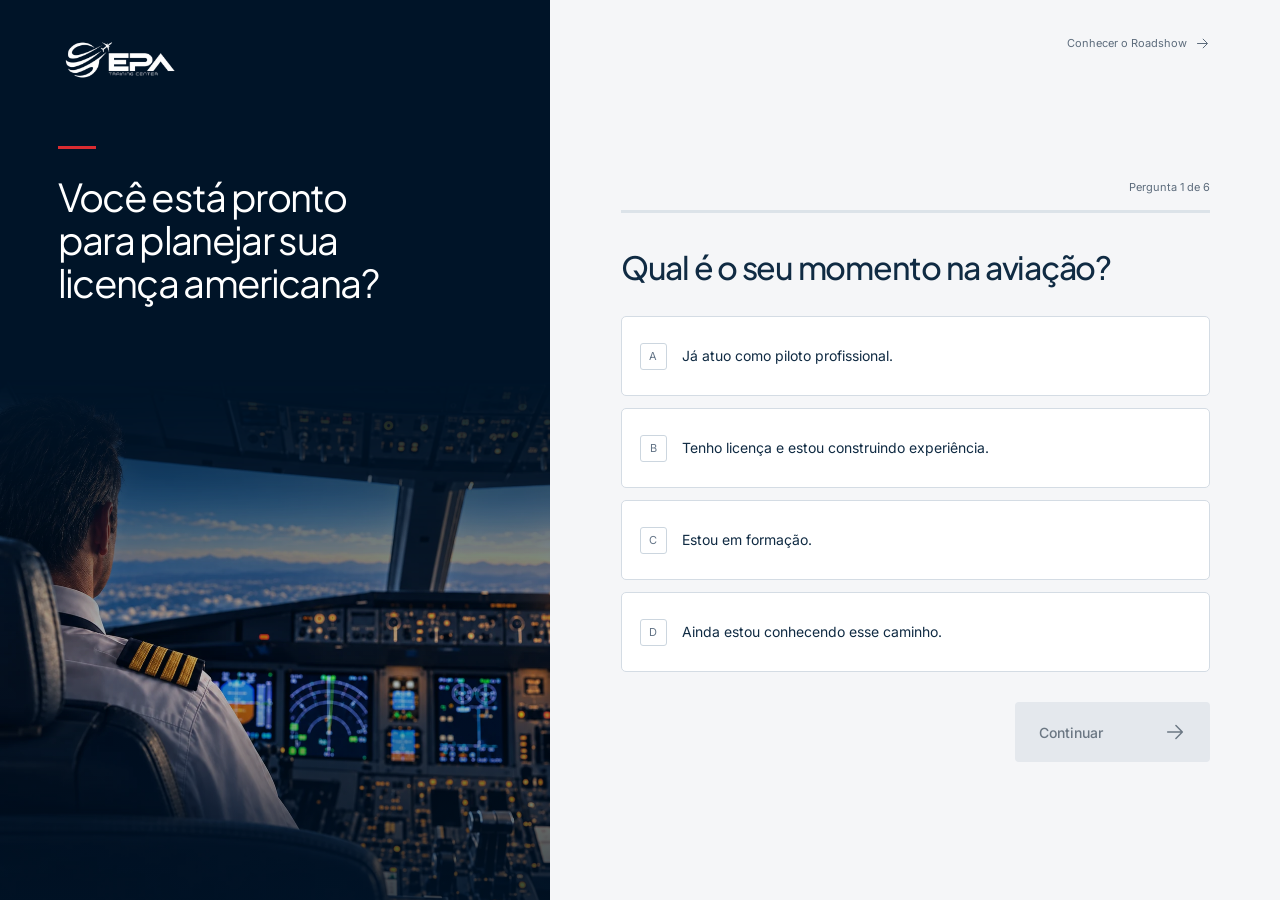
<file: index.html>
<!doctype html>
<html lang="pt-BR">
<head>
  <meta charset="utf-8">
  <meta name="viewport" content="width=device-width, initial-scale=1">
  <meta name="theme-color" content="#001428">
  <title>Planeje sua licença americana | Quiz EPA</title>
  <meta name="description" content="Responda a seis perguntas e descubra o que organizar no seu planejamento para o ATP da FAA. Um quiz da EPA para o Roadshow Pan Am.">
  <meta property="og:title" content="Você está pronto para planejar sua licença americana?">
  <meta property="og:description" content="Seis perguntas para entender seu momento e organizar seu próximo passo.">
  <meta property="og:type" content="website">
  <link rel="icon" href="epa-logo.svg" type="image/svg+xml">
  <link rel="stylesheet" href="quiz.css?v=2">
  <script type="module" src="quiz.js?v=2"></script>
</head>
<body>
  <svg class="symbols" xmlns="http://www.w3.org/2000/svg" aria-hidden="true"><defs>
    <symbol id="arrow" viewBox="0 0 24 24"><path d="M4 12h15M13 5l7 7-7 7"/></symbol>
    <symbol id="check" viewBox="0 0 24 24"><path d="m5 12 4 4 10-10"/></symbol>
    <symbol id="compass" viewBox="0 0 32 32"><circle cx="16" cy="16" r="13"/><path d="m22 10-4 8-8 4 4-8 8-4Z"/></symbol>
  </defs></svg>
  <a class="skip-link" href="#experience">Ir para o quiz</a>
  <div class="quiz-layout">
    <aside class="brand-panel" aria-labelledby="quiz-headline">
      <img class="brand-photo" src="cockpit.webp" alt="" width="1092" height="1441">
      <a href="roadshow.html" class="brand-link" aria-label="EPA Training Center — página do Roadshow"><img src="epa-logo-white-preview.png" alt="EPA Training Center" width="380" height="150"></a>
      <div class="brand-copy">
        <span class="red-line" aria-hidden="true"></span>
        <h1 id="quiz-headline">Você está pronto para planejar sua licença americana?</h1>
      </div>
    </aside>
    <main id="experience" class="experience" tabindex="-1">
      <div class="experience-top"><a href="roadshow.html">Conhecer o Roadshow <svg class="icon" aria-hidden="true"><use href="#arrow"/></svg></a></div>
      <div id="quiz-root" class="quiz-root"><noscript><p>Ative o JavaScript para responder ao quiz.</p></noscript></div>
    </main>
  </div>
</body>
</html>
</file>
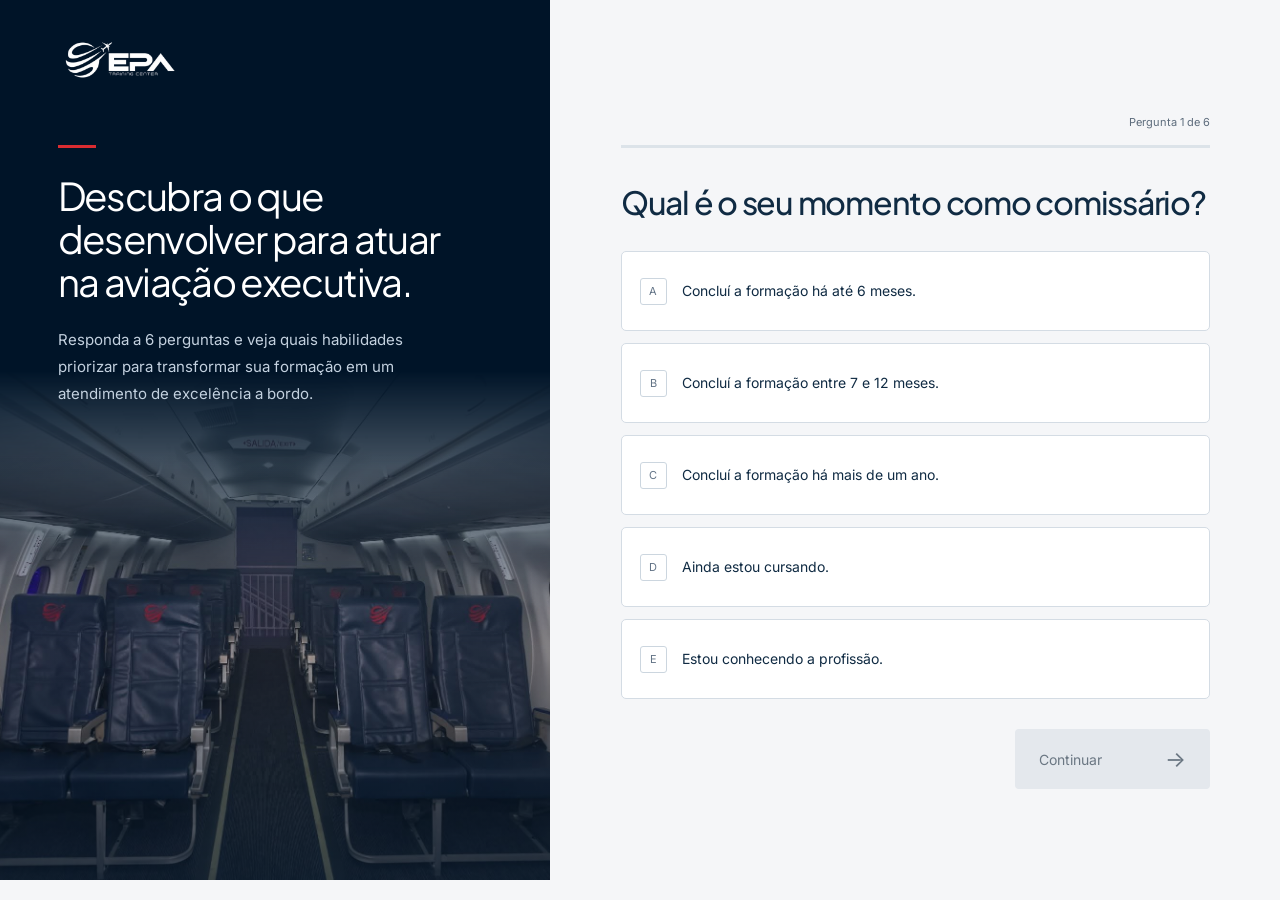
<file: comissarios/index.html>
<!doctype html>
<html lang="pt-BR">
<head>
<meta charset="utf-8">
<meta name="viewport" content="width=device-width, initial-scale=1">
<meta name="theme-color" content="#001428">
<meta name="robots" content="noindex,nofollow">
<title>Quiz EPA · Comissários</title>
<meta name="description" content="Descubra o que desenvolver para atuar na aviação executiva. Responda a seis perguntas no quiz da EPA.">
<link rel="icon" href="../epa-logo.png">
<style>html,body{margin:0;padding:0;background:#f5f6f8}.cursor-interaction{cursor:pointer}button:disabled{cursor:not-allowed}button:focus-visible,a:focus-visible,input:focus-visible{outline:3px solid #4386c3;outline-offset:4px}</style>
</head>
<body>
<div id="epa-quiz-preview">
  <style>
    @font-face{font-family:EpaJakarta;src:url('../jakarta-400.ttf') format('truetype');font-weight:400;font-display:swap}
    @font-face{font-family:EpaJakarta;src:url('../jakarta-500.ttf') format('truetype');font-weight:500;font-display:swap}
    @font-face{font-family:EpaInter;src:url('../inter-400.ttf') format('truetype');font-weight:400 500;font-display:swap}
    #epa-quiz-preview{--epa-navy:#001428;--epa-ink:#102b43;--epa-red:#b60000;--epa-paper:#f5f6f8;--epa-muted:#5d6c7c;--epa-line:#d9e0e7;background:var(--epa-paper);color:var(--epa-ink);font:400 14px/1.65 EpaInter,Arial,sans-serif;-webkit-font-smoothing:antialiased;color-scheme:light}
    #epa-quiz-preview *{box-sizing:border-box}
    #epa-quiz-preview h1,#epa-quiz-preview h2,#epa-quiz-preview h3,#epa-quiz-preview p{margin:0}
    #epa-quiz-preview button,#epa-quiz-preview input{font:inherit}
    #epa-quiz-preview .epa-layout{display:grid;grid-template-columns:minmax(0,43%) minmax(0,57%);min-height:880px}
    #epa-quiz-preview .epa-brand{position:relative;isolation:isolate;overflow:hidden;background:var(--epa-navy);color:#fff;padding:38px clamp(36px,4.5vw,80px);min-height:880px}
    #epa-quiz-preview .epa-logo{width:150px;height:auto;display:block;margin-left:-13px}
    #epa-quiz-preview .epa-photo{position:absolute;z-index:-2;bottom:0;left:0;width:100%;height:58%;object-fit:cover;object-position:48% 50%;opacity:.82;mask-image:linear-gradient(transparent 0%,#000 55%)}
    #epa-quiz-preview .epa-brand:after{content:'';position:absolute;inset:0;z-index:-1;background:linear-gradient(180deg,transparent 50%,#00142820 75%,#001428a6 100%);pointer-events:none}
    #epa-quiz-preview .epa-brand-copy{margin-top:62px;max-width:470px}
    #epa-quiz-preview .epa-red-line{display:block;width:38px;height:3px;background:#da2c31;margin-bottom:26px}
    #epa-quiz-preview .epa-brand h1{font:400 clamp(34px,3vw,47px)/1.12 EpaJakarta,Arial,sans-serif;letter-spacing:-1.65px;text-wrap:balance;color:#ffffff!important;-webkit-text-fill-color:#ffffff}
    #epa-quiz-preview .epa-brand-copy p{font-size:15px;line-height:1.8;color:#c3d1df;max-width:370px;margin-top:23px}
    #epa-quiz-preview .epa-main{min-width:0;display:flex;align-items:center;padding:34px clamp(28px,5.5vw,100px) 24px}
    #epa-quiz-preview .epa-stage{width:100%;max-width:620px;margin:auto;padding:58px 0 46px}
    #epa-quiz-preview .epa-counter{display:flex;justify-content:flex-end;font-size:11px;color:var(--epa-muted);margin-bottom:14px}
    #epa-quiz-preview .epa-progress{height:3px;background:#dce3e9;margin-bottom:35px}
    #epa-quiz-preview .epa-progress span{display:block;height:100%;background:var(--epa-red);transition:width .2s}
    #epa-quiz-preview h2{font:500 32px/1.2 EpaJakarta,Arial,sans-serif;letter-spacing:-1.25px;text-wrap:balance;margin-bottom:30px;color:var(--epa-ink);-webkit-text-fill-color:var(--epa-ink)}
    #epa-quiz-preview fieldset{padding:0;border:0;margin:0;display:flex;flex-direction:column;gap:12px;min-width:0}
    #epa-quiz-preview .epa-option{position:relative;display:flex;align-items:center;gap:15px;padding:20px 18px;min-height:80px;border:1px solid #d4dce4;background:#fff;border-radius:5px;transition:border-color .15s,background .15s}
    #epa-quiz-preview .epa-option:hover{border-color:#8eabc5;background:#f9fbfd}
    #epa-quiz-preview .epa-option input{position:absolute;opacity:0;inset:0;width:100%;height:100%;margin:0}
    #epa-quiz-preview .epa-letter{width:27px;height:27px;flex:none;border:1px solid #ccd6df;display:grid;place-items:center;font-size:11px;border-radius:3px;color:#627386}
    #epa-quiz-preview .epa-option-text{font-size:14px;line-height:1.6}
    #epa-quiz-preview .epa-check{margin-left:auto;color:var(--epa-red);opacity:0;font-size:18px}
    #epa-quiz-preview .epa-option:has(input:checked){border-color:var(--epa-red);background:#fffafa;box-shadow:0 0 0 1px var(--epa-red)}
    #epa-quiz-preview .epa-option:has(input:checked) .epa-letter{background:var(--epa-red);border-color:var(--epa-red);color:#fff}
    #epa-quiz-preview .epa-option:has(input:checked) .epa-check{opacity:1}
    #epa-quiz-preview .epa-option:has(input:focus-visible){outline:3px solid #4386c3;outline-offset:3px}
    #epa-quiz-preview .epa-nav{display:flex;align-items:center;justify-content:space-between;gap:20px;margin-top:30px}
    #epa-quiz-preview .epa-primary{display:inline-flex;align-items:center;justify-content:space-between;gap:26px;padding:18px 23px;min-height:58px;min-width:195px;border:1px solid transparent;border-radius:4px;background:var(--epa-red);color:#fff;text-decoration:none;font:500 14px/1.5 EpaInter,Arial,sans-serif;transition:background .18s;margin-left:auto}
    #epa-quiz-preview .epa-primary:hover{background:#cf181e}
    #epa-quiz-preview .epa-primary:disabled{background:#e4e8ed;color:#6b7783;cursor:not-allowed}
    #epa-quiz-preview .epa-arrow{font-size:22px;line-height:1}
    #epa-quiz-preview .epa-back{display:inline-flex;align-items:center;gap:9px;background:none;color:var(--epa-muted);border:0;padding:12px 0;font-size:12px}
    #epa-quiz-preview .epa-text{color:var(--epa-muted);font-size:13px;line-height:1.8}
    #epa-quiz-preview .epa-contact h2{margin-bottom:15px}
    #epa-quiz-preview .epa-contact-form{display:grid;gap:17px;margin-top:24px}
    #epa-quiz-preview .epa-field{display:grid;gap:7px;font-size:12px}
    #epa-quiz-preview .epa-field input{width:100%;min-width:0;font-size:16px;line-height:1.5;padding:13px 14px;border:1px solid #b9c8d6;border-radius:4px;background:#fff;color:var(--epa-ink);min-height:50px}
    #epa-quiz-preview .epa-optional{font-size:11px;color:var(--epa-muted)}
    #epa-quiz-preview .epa-two-fields{display:grid;grid-template-columns:1fr 1fr;gap:15px}
    #epa-quiz-preview .epa-consent{display:flex;gap:11px;align-items:flex-start;font-size:11px;line-height:1.8;color:var(--epa-muted)}
    #epa-quiz-preview .epa-consent input{width:18px;height:18px;margin:3px 0 0;flex:none;accent-color:var(--epa-red)}
    #epa-quiz-preview .epa-contact-form .epa-nav{margin-top:4px}
    #epa-quiz-preview .epa-note{font-size:11px;line-height:1.8;color:var(--epa-muted)}
    #epa-quiz-preview .epa-eyebrow{display:flex;align-items:center;gap:11px;color:var(--epa-muted);font-size:12px;margin-bottom:21px}
    #epa-quiz-preview .epa-result-check{display:grid;place-items:center;background:#e7edf2;color:#244969;width:33px;height:33px;border-radius:50%;font-size:17px}
    #epa-quiz-preview .epa-priorities{list-style:none;padding:0;margin:0 0 27px}
    #epa-quiz-preview .epa-priorities li{display:flex;gap:17px;padding:17px 0;border-bottom:1px solid var(--epa-line)}
    #epa-quiz-preview .epa-priority-number{font-family:EpaJakarta,Arial,sans-serif;font-size:13px;color:var(--epa-red);padding-top:1px}
    #epa-quiz-preview .epa-priorities h3{font:500 14px/1.5 EpaJakarta,Arial,sans-serif;letter-spacing:-.2px;color:var(--epa-ink);-webkit-text-fill-color:var(--epa-ink)}
    #epa-quiz-preview .epa-priorities p{font-size:12px;line-height:1.8;color:var(--epa-muted);margin-top:6px}
    #epa-quiz-preview .epa-invitation{background:var(--epa-navy);color:#fff;padding:25px 24px;border-radius:5px}
    #epa-quiz-preview .epa-invitation h3{font:500 21px/1.4 EpaJakarta,Arial,sans-serif;letter-spacing:-.5px;color:#ffffff!important;-webkit-text-fill-color:#ffffff}
    #epa-quiz-preview .epa-invitation p{font-size:12px;color:#bdcbd9;line-height:1.8;margin-top:12px}
    #epa-quiz-preview .epa-invitation .epa-primary{margin-top:22px;width:100%;font-size:12px;padding-inline:17px}
    #epa-quiz-preview .epa-scope{font-size:11px;line-height:1.8;color:var(--epa-muted);margin-top:18px}
    #epa-quiz-preview .epa-result-actions{display:flex;justify-content:space-between;gap:18px;margin-top:22px}
    #epa-quiz-preview .epa-text-button{border:0;border-bottom:1px solid #9eacb9;padding:2px 0;background:none;color:var(--epa-ink);font-size:11px}
    #epa-quiz-preview .epa-status{position:absolute;width:1px;height:1px;overflow:hidden;clip-path:inset(50%)}
    @media(min-width:1600px){#epa-quiz-preview .epa-main{padding-inline:100px}#epa-quiz-preview .epa-brand h1{font-size:50px}}
    @media(max-width:1100px){#epa-quiz-preview .epa-brand{padding-inline:33px}#epa-quiz-preview .epa-main{padding-inline:35px}#epa-quiz-preview .epa-brand h1{font-size:36px}}
    @media(min-width:601px) and (max-width:900px){#epa-quiz-preview .epa-brand{padding:30px 24px}#epa-quiz-preview .epa-logo{width:130px;margin-left:-11px}#epa-quiz-preview .epa-brand-copy{margin-top:54px}#epa-quiz-preview .epa-brand h1{font-size:clamp(27px,4vw,34px);letter-spacing:-1.1px}#epa-quiz-preview .epa-brand-copy p{font-size:13px;line-height:1.8;margin-top:22px}#epa-quiz-preview .epa-main{padding:28px 24px}#epa-quiz-preview .epa-stage{padding:38px 0}#epa-quiz-preview h2{font-size:27px;letter-spacing:-1px}#epa-quiz-preview .epa-option{gap:11px;padding:17px 13px}#epa-quiz-preview .epa-option-text{font-size:13px}#epa-quiz-preview .epa-letter{width:24px;height:24px}#epa-quiz-preview .epa-primary{min-width:175px;padding:16px;gap:18px;font-size:13px}#epa-quiz-preview .epa-nav{gap:12px}#epa-quiz-preview .epa-two-fields{grid-template-columns:1fr}#epa-quiz-preview .epa-invitation{padding:23px 20px}#epa-quiz-preview .epa-invitation .epa-primary{min-width:0}#epa-quiz-preview .epa-result-actions{flex-wrap:wrap}}
    @media(max-width:600px){#epa-quiz-preview .epa-layout{grid-template-columns:minmax(0,43%) minmax(0,57%);min-height:780px}#epa-quiz-preview .epa-brand{min-width:0;min-height:780px;padding:24px 18px}#epa-quiz-preview .epa-logo{width:120px;max-width:100%;margin-left:-9px}#epa-quiz-preview .epa-brand-copy{margin-top:44px}#epa-quiz-preview .epa-brand h1{font-size:clamp(19px,4.5vw,27px);letter-spacing:-.7px;overflow-wrap:anywhere}#epa-quiz-preview .epa-brand-copy p{font-size:12px;line-height:1.7;margin-top:20px;overflow-wrap:anywhere}#epa-quiz-preview .epa-red-line{margin-bottom:23px;width:30px}#epa-quiz-preview .epa-main{padding:24px 18px}#epa-quiz-preview .epa-stage{padding:24px 0}#epa-quiz-preview h2{font-size:clamp(18px,4.6vw,25px);letter-spacing:-.65px;overflow-wrap:anywhere;margin-bottom:24px}#epa-quiz-preview .epa-progress{margin-bottom:26px}#epa-quiz-preview .epa-option{gap:9px;min-height:78px;padding:14px 11px}#epa-quiz-preview .epa-option-text{font-size:12px;overflow-wrap:anywhere}#epa-quiz-preview .epa-letter{width:20px;height:22px}#epa-quiz-preview .epa-check{font-size:14px}#epa-quiz-preview .epa-primary{min-width:0;max-width:100%;padding:14px 12px;min-height:48px;gap:10px;font-size:12px}#epa-quiz-preview .epa-nav{gap:12px;margin-top:24px;flex-wrap:wrap}#epa-quiz-preview .epa-two-fields{grid-template-columns:1fr}#epa-quiz-preview .epa-invitation{padding:20px 14px}#epa-quiz-preview .epa-invitation h3{font-size:18px;overflow-wrap:anywhere}#epa-quiz-preview .epa-priorities li{gap:10px}#epa-quiz-preview .epa-priorities h3,#epa-quiz-preview .epa-priorities p{overflow-wrap:anywhere}#epa-quiz-preview .epa-result-actions{flex-wrap:wrap}}
    @media(max-width:420px){#epa-quiz-preview .epa-brand{padding:20px 12px}#epa-quiz-preview .epa-main{padding:20px 12px}#epa-quiz-preview .epa-logo{width:100px;margin-left:-6px}#epa-quiz-preview .epa-brand-copy{margin-top:36px}#epa-quiz-preview .epa-brand-copy p{font-size:11px}#epa-quiz-preview .epa-option{padding:13px 9px;gap:6px}#epa-quiz-preview .epa-letter{display:none}#epa-quiz-preview .epa-check{position:absolute;right:4px;top:4px;font-size:11px}#epa-quiz-preview .epa-counter{font-size:11px}#epa-quiz-preview .epa-invitation{padding:17px 11px}#epa-quiz-preview .epa-invitation .epa-primary{padding:12px 8px;gap:6px;overflow-wrap:anywhere}#epa-quiz-preview .epa-result-actions{gap:16px}}
    @media(prefers-reduced-motion:reduce){#epa-quiz-preview *{transition:none!important;scroll-behavior:auto!important}}
  </style>
  <div class="epa-layout">
    <aside class="epa-brand" aria-label="EPA Training Center">
      <img class="epa-photo" src="[data-uri]" alt="" width="1600" height="1067">
      <img class="epa-logo" src="../epa-logo-white-preview.png" alt="EPA Training Center" width="380" height="150">
      <div class="epa-brand-copy"><span class="epa-red-line" aria-hidden="true"></span><h1>Descubra o que desenvolver para atuar na aviação executiva.</h1><p>Responda a 6 perguntas e veja quais habilidades priorizar para transformar sua formação em um atendimento de excelência a bordo.</p></div>
    </aside>
    <main class="epa-main"><div class="epa-stage"></div></main>
  </div>
  <div class="epa-status" aria-live="polite" aria-atomic="true"></div>
  <script>
  (()=>{
    const root=document.getElementById('epa-quiz-preview');
    const stage=root.querySelector('.epa-stage');
    const status=root.querySelector('.epa-status');
    const questions=[
      {title:'Qual é o seu momento como comissário?',options:['Concluí a formação há até 6 meses.','Concluí a formação entre 7 e 12 meses.','Concluí a formação há mais de um ano.','Ainda estou cursando.','Estou conhecendo a profissão.']},
      {title:'Você já trabalhou a bordo?',options:['Ainda não tive minha primeira experiência.','Já atuei na aviação comercial.','Já atuei na aviação executiva.','Já atuei na comercial e na executiva.']},
      {title:'A aviação executiva faz parte dos seus planos?',options:['Sim, quero me preparar para atuar nesse segmento.','É uma possibilidade, mas ainda conheço pouco.','Quero entender melhor antes de decidir.','Meu foco, por enquanto, é a aviação comercial.']},
      {title:'Como você se sente para atender em um voo executivo?',options:['Tenho experiência e quero aperfeiçoar meu atendimento.','Conheço a teoria, mas ainda tenho dúvidas na prática.','Preciso me preparar para esse tipo de serviço.','Ainda não conheço bem essa rotina.']},
      {title:'O que você mais quer desenvolver no serviço de bordo?',options:['Perceber as preferências do passageiro e agir com discrição.','Organizar e executar o serviço à mesa.','Planejar o catering e lidar com restrições alimentares.','Resolver imprevistos e situações delicadas.','Ainda preciso entender o que essa rotina exige.']},
      {title:'Quando você pretende dar o próximo passo na sua preparação?',options:['Quero começar nos próximos 30 dias.','Nos próximos 3 meses.','Mais adiante, depois de me organizar.','Estou pesquisando, ainda sem um prazo.']}
    ];
    let answers=Array(6).fill(null);
    const contact={name:'',phone:'',email:'',city:'',consent:false};
    const escape=s=>String(s).replace(/[&<>"']/g,c=>({'&':'&amp;','<':'&lt;','>':'&gt;','"':'&quot;',"'":'&#39;'}[c]));
    const arrow='<span class="epa-arrow" aria-hidden="true">→</span>';
    function progress(i,label){return '<div class="epa-counter">'+label+'</div><div class="epa-progress" role="progressbar" aria-label="Perguntas respondidas" aria-valuemin="0" aria-valuemax="6" aria-valuenow="'+i+'"><span style="width:'+i/6*100+'%"></span></div>'}
    function announce(text){status.textContent=text;}
    function question(i){
      const q=questions[i];
      stage.innerHTML='<section>'+progress(i,'Pergunta '+(i+1)+' de 6')+'<h2 id="epa-q-title">'+q.title+'</h2><form class="epa-question-form"><fieldset aria-labelledby="epa-q-title">'+q.options.map((o,j)=>'<label class="epa-option cursor-interaction"><input class="cursor-interaction" type="radio" name="choice" value="'+j+'" '+(answers[i]===j?'checked':'')+' required><span class="epa-letter" aria-hidden="true">'+String.fromCharCode(65+j)+'</span><span class="epa-option-text">'+o+'</span><span class="epa-check" aria-hidden="true">✓</span></label>').join('')+'</fieldset><div class="epa-nav">'+(i>0?'<button class="epa-back cursor-interaction" type="button" data-action="back"><span aria-hidden="true">←</span> Voltar</button>':'')+'<button type="button" data-action="next" class="epa-primary cursor-interaction" '+(answers[i]===null?'disabled':'')+'>Continuar '+arrow+'</button></div></form></section>';
      const form=stage.querySelector('form');
      form.addEventListener('change',e=>{answers[i]=Number(e.target.value);form.querySelector('[data-action="next"]').disabled=false;});
      form.querySelector('[data-action="next"]').addEventListener('click',()=>{if(answers[i]===null)return;i<5?question(i+1):showContact();});
      stage.querySelector('[data-action="back"]')?.addEventListener('click',()=>question(i-1));
      announce('Pergunta '+(i+1)+' de 6. '+q.title);
    }
    function remember(form){for(const key of ['name','phone','email','city'])contact[key]=form.elements[key].value;contact.consent=form.elements.consent.checked;}
    function showContact(){
      stage.innerHTML='<section class="epa-contact">'+progress(6,'Perguntas concluídas')+'<h2>Falta só se identificar.</h2><p class="epa-text">Na versão final, seus dados identificarão as respostas. Nesta prévia, você pode avançar sem preencher os campos.</p><form class="epa-contact-form" novalidate><label class="epa-field">Nome<input name="name" autocomplete="off" placeholder="Seu nome" maxlength="100" value="'+escape(contact.name)+'"></label><label class="epa-field">WhatsApp com DDD<input name="phone" type="tel" autocomplete="off" placeholder="(41) 99999-9999" maxlength="22" value="'+escape(contact.phone)+'"></label><div class="epa-two-fields"><label class="epa-field"><span>E-mail <span class="epa-optional">(opcional)</span></span><input name="email" type="email" autocomplete="off" placeholder="seu@email.com" maxlength="150" value="'+escape(contact.email)+'"></label><label class="epa-field"><span>Cidade / UF <span class="epa-optional">(opcional)</span></span><input name="city" autocomplete="off" placeholder="Curitiba / PR" maxlength="100" value="'+escape(contact.city)+'"></label></div><label class="epa-consent cursor-interaction"><input name="consent" type="checkbox" '+(contact.consent?'checked':'')+'><span>Quero receber informações da EPA sobre preparação e oportunidades de treinamento. (Opcional.)</span></label><p class="epa-note">Prévia para revisão: esta versão não envia nem armazena respostas. Você pode ver o resultado sem preencher seus dados.</p><div class="epa-nav"><button type="button" class="epa-back cursor-interaction" data-action="back"><span aria-hidden="true">←</span> Voltar</button><button type="button" data-action="finish" class="epa-primary cursor-interaction">Ver meu resultado '+arrow+'</button></div></form></section>';
      const form=stage.querySelector('form');
      form.querySelector('[data-action="finish"]').addEventListener('click',()=>{remember(form);showResult();});
      stage.querySelector('[data-action="back"]').addEventListener('click',()=>{remember(form);question(5);});
      announce('Perguntas concluídas. Identificação.');
    }
    function result(){
      const a=answers;let label='Da formação à prática',profile='praticar';
      if(a[0]>=3||a[2]>=2||a[3]===3){label='Explorando o próximo passo';profile='explorar';}
      else if(a[1]>0&&a[3]===0){label='Aperfeiçoando seu atendimento';profile='aperfeicoar';}
      const priorities=[];
      if(profile==='explorar')priorities.push({title:'Entender o caminho que faz sentido para você',text:a[2]===3?'Seu foco hoje está na aviação comercial. Conhecer as diferenças da executiva pode ajudar a avaliar esse segmento em outro momento, sem mudar seu plano agora.':a[0]>=3?'Sua prioridade agora é construir a base da profissão. Conhecer os diferentes segmentos ajuda a direcionar os próximos passos da formação.':'Antes de escolher uma preparação, conheça a rotina da aviação executiva e compare suas exigências com a carreira que você busca.'});
      else if(profile==='aperfeicoar')priorities.push({title:'Usar sua experiência como ponto de partida',text:'Escolha situações reais do seu atendimento para revisar o que já funciona e identificar onde você quer ganhar mais consistência.'});
      else priorities.push({title:'Transformar conhecimento em execução',text:a[1]===0?'Você já tem uma base de formação. O próximo passo é praticar situações do serviço de bordo e aplicar esse conhecimento no atendimento.':'Sua experiência a bordo é um ponto de partida. Agora, vale conhecer e praticar as particularidades do atendimento na aviação executiva.'});
      priorities.push([
        {title:'Ler o passageiro e preservar a discrição',text:'Observe como preferências, privacidade e contexto do voo orientam a forma de atender. Antecipar uma necessidade também exige saber quando dar espaço.'},
        {title:'Ganhar prática no serviço à mesa',text:'Trabalhe a organização, a sequência do serviço e o cuidado com a apresentação, considerando o espaço e os recursos disponíveis a bordo.'},
        {title:'Planejar o serviço antes do embarque',text:'Aprenda a levantar preferências e restrições, organizar o catering e conferir o que será necessário para executar o atendimento.'},
        {title:'Treinar a resposta a imprevistos',text:'Pratique como ouvir, comunicar uma limitação e buscar uma solução com discrição quando algo não acontece como o planejado.'},
        {title:'Conhecer a rotina da aviação executiva',text:'Entenda como o preparo antes do voo, a personalização do serviço e a atenção aos detalhes fazem parte do trabalho nesse segmento.'}
      ][a[4]]);
      priorities.push({title:a[5]<=1?'Organizar uma preparação com prazo':'Definir o próximo passo com clareza',text:a[5]===0?'Como você quer começar em até 30 dias, levante as habilidades que precisa praticar, a disponibilidade na agenda e as opções de preparação.':a[5]===1?'Use os próximos três meses para comparar programas, entender o que é praticado e organizar sua disponibilidade.':'Antes de escolher uma data, entenda o que deseja desenvolver e quais experiências práticas podem ajudar no seu objetivo.'});
      return {label,priorities};
    }
    function showResult(){
      const r=result();
      stage.innerHTML='<section><div class="epa-eyebrow"><span class="epa-result-check" aria-hidden="true">✓</span>Seu resultado</div><h2>'+r.label+'</h2><ol class="epa-priorities">'+r.priorities.map((p,i)=>'<li><span class="epa-priority-number">0'+(i+1)+'</span><div><h3>'+p.title+'</h3><p>'+p.text+'</p></div></li>').join('')+'</ol><div class="epa-invitation"><h3>Excelência no Serviço de Bordo</h3><p>Se a aviação executiva está nos seus planos, conheça a preparação da EPA para o atendimento a bordo.</p><a class="epa-primary cursor-interaction" href="https://www.epa.aero/excelencia-servico-de-bordo.html" target="_blank" rel="noopener">Conhecer o programa '+arrow+'</a></div><p class="epa-scope">Este resultado organiza prioridades a partir das suas respostas. Não é uma avaliação técnica nem uma garantia de contratação.</p><div class="epa-result-actions"><button class="epa-text-button cursor-interaction" type="button" data-action="review">Rever minhas respostas</button><button class="epa-text-button cursor-interaction" type="button" data-action="restart">Refazer o quiz</button></div></section>';
      stage.querySelector('[data-action="review"]').addEventListener('click',showReview);
      stage.querySelector('[data-action="restart"]').addEventListener('click',()=>{answers=Array(6).fill(null);for(const k of ['name','phone','email','city'])contact[k]='';contact.consent=false;question(0);});
      announce('Seu resultado. '+r.label);
    }
    function showReview(){
      stage.innerHTML='<section><div class="epa-eyebrow">Seu registro</div><h2>Suas respostas</h2><ol class="epa-priorities">'+questions.map((q,i)=>'<li><span class="epa-priority-number">0'+(i+1)+'</span><div><h3>'+q.title+'</h3><p>'+q.options[answers[i]]+'</p></div></li>').join('')+'</ol><button type="button" class="epa-primary cursor-interaction" data-action="return">Voltar ao resultado '+arrow+'</button></section>';
      stage.querySelector('[data-action="return"]').addEventListener('click',showResult);announce('Revisão das suas seis respostas.');
    }
    question(0);
  })();
  </script>
</div>

</body>
</html>
</file>
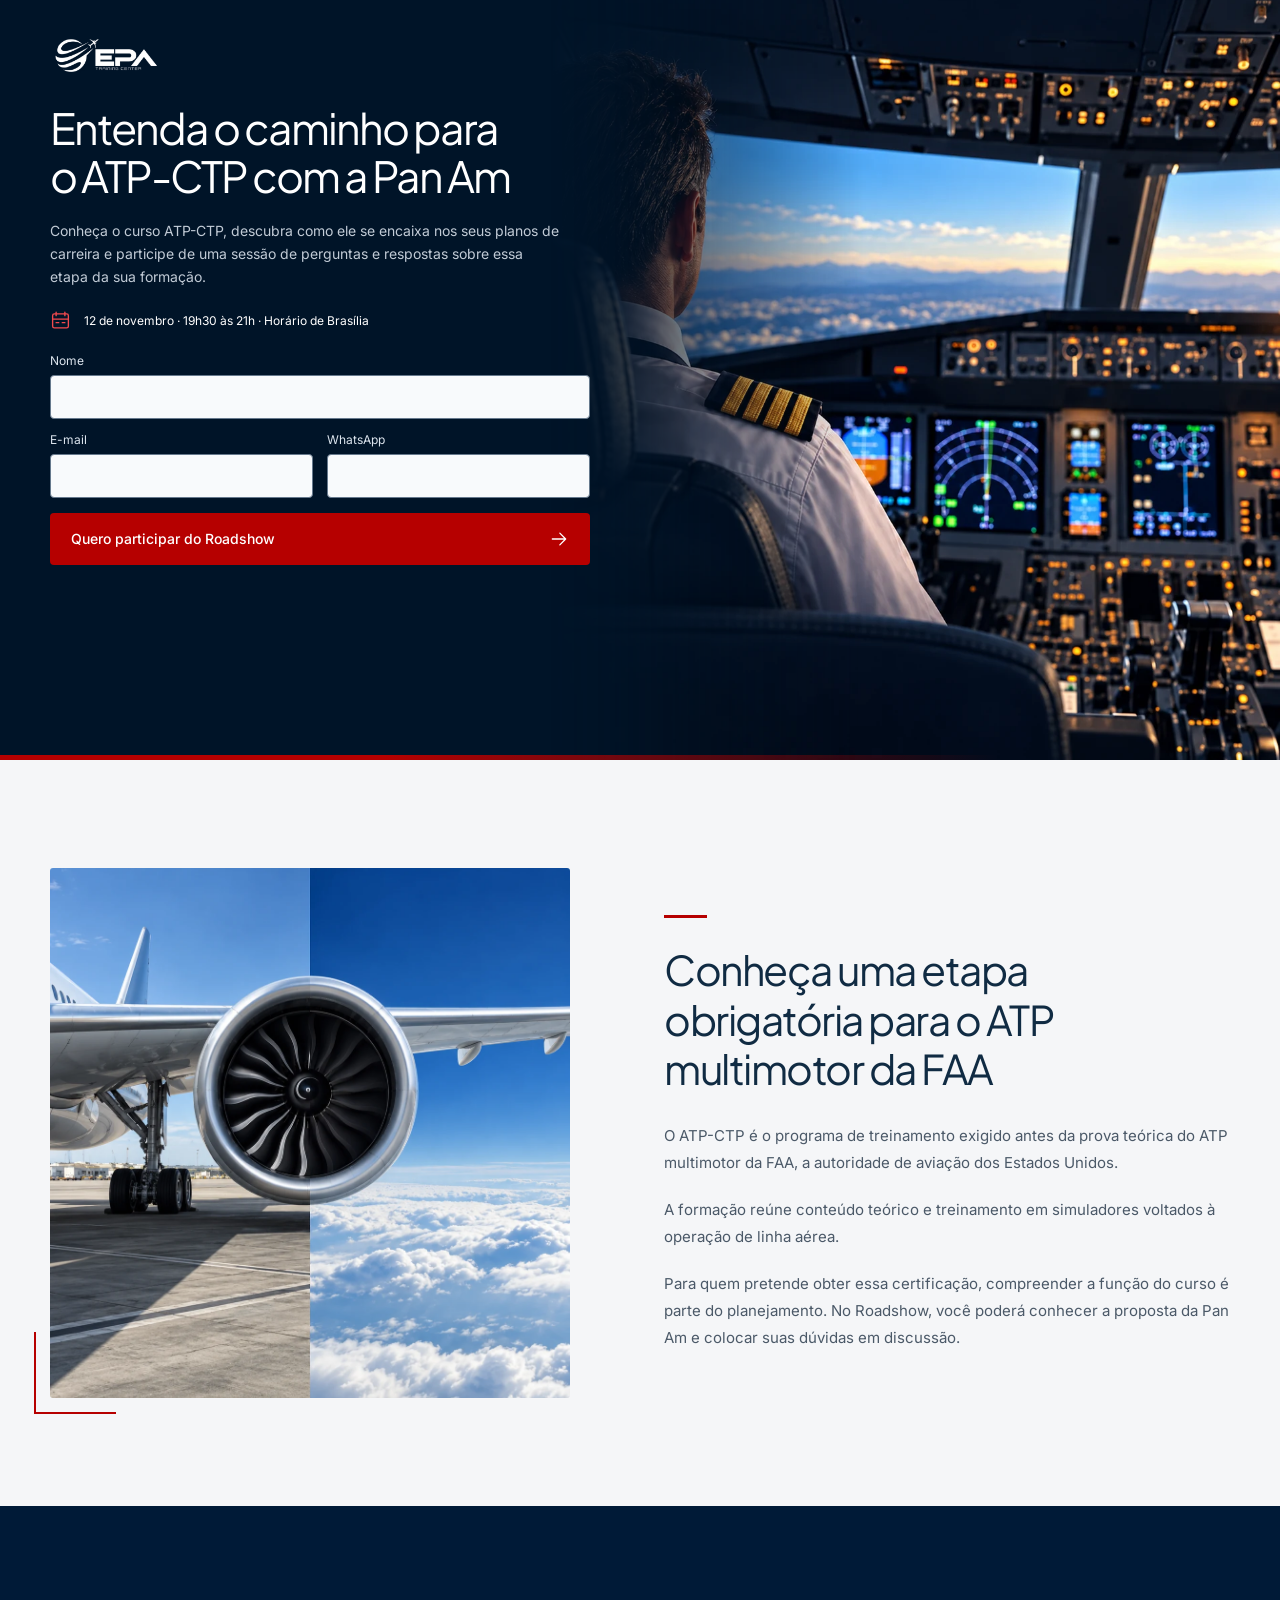
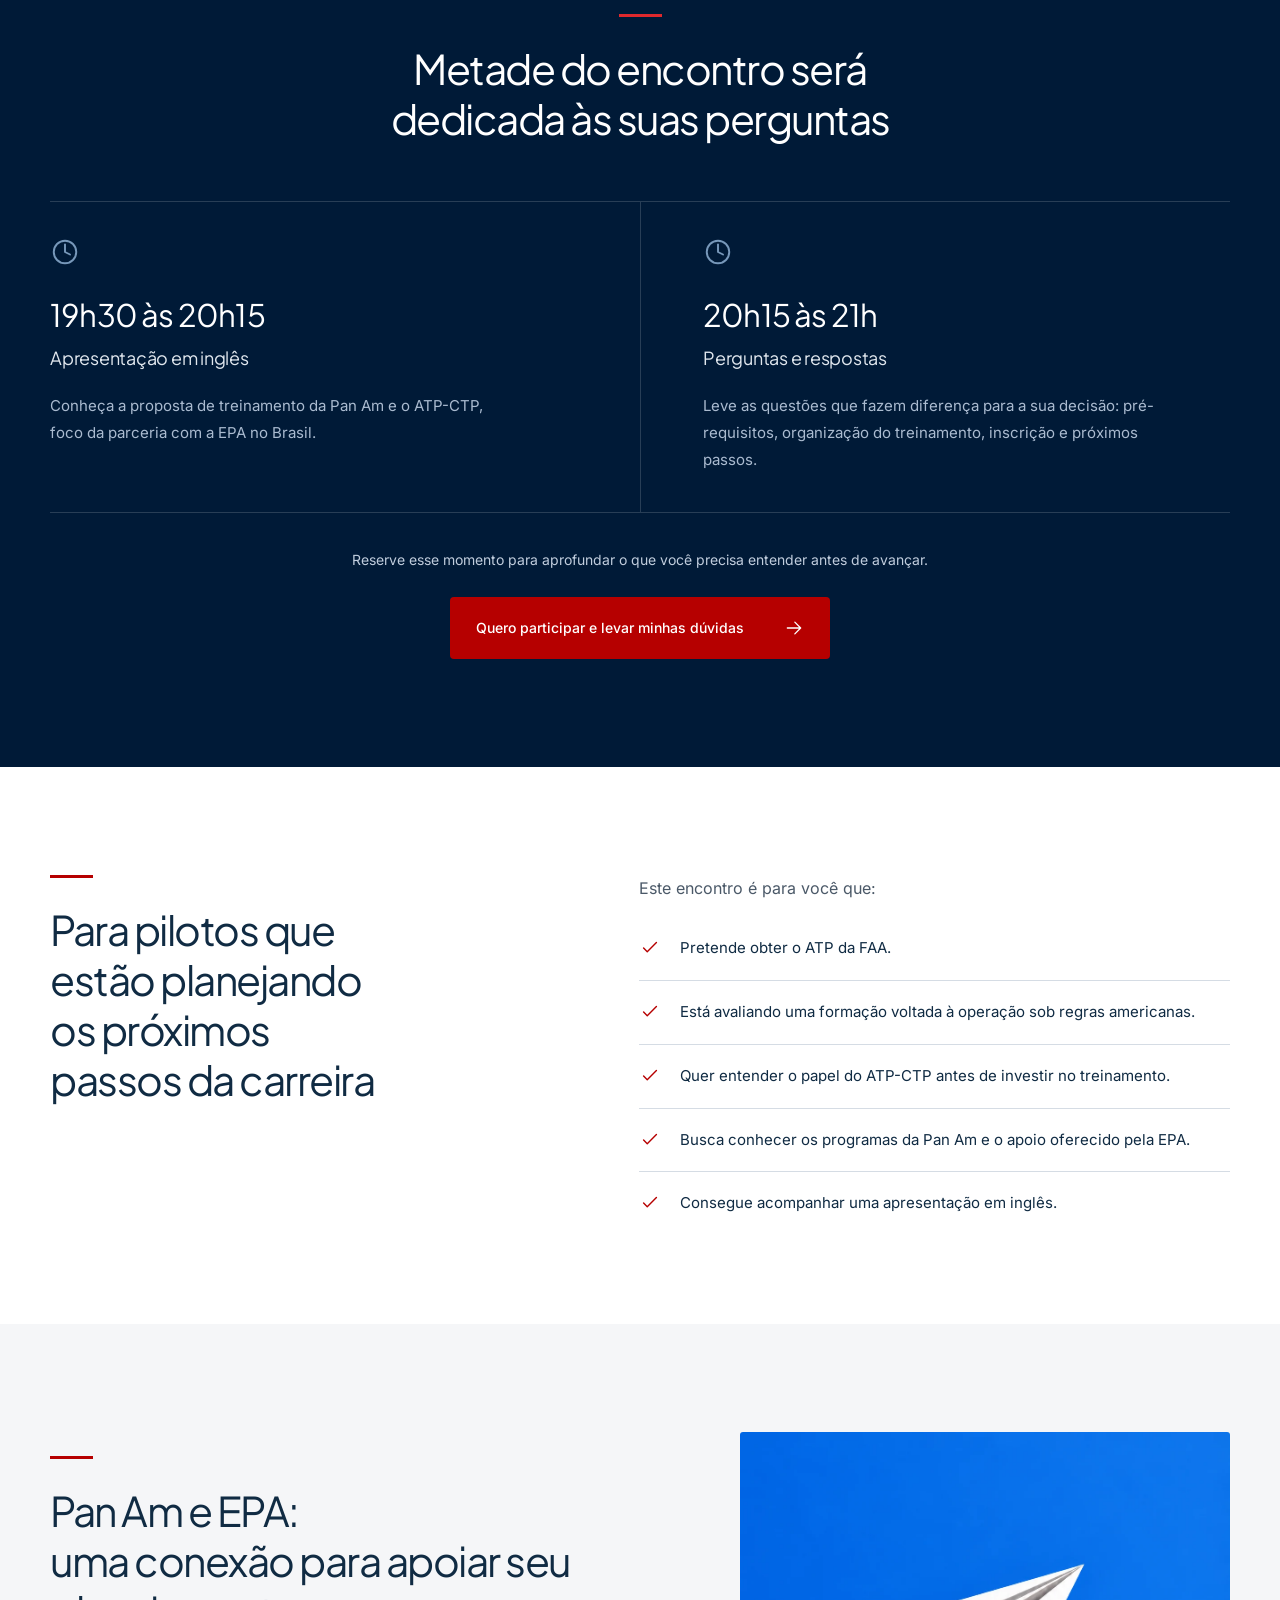
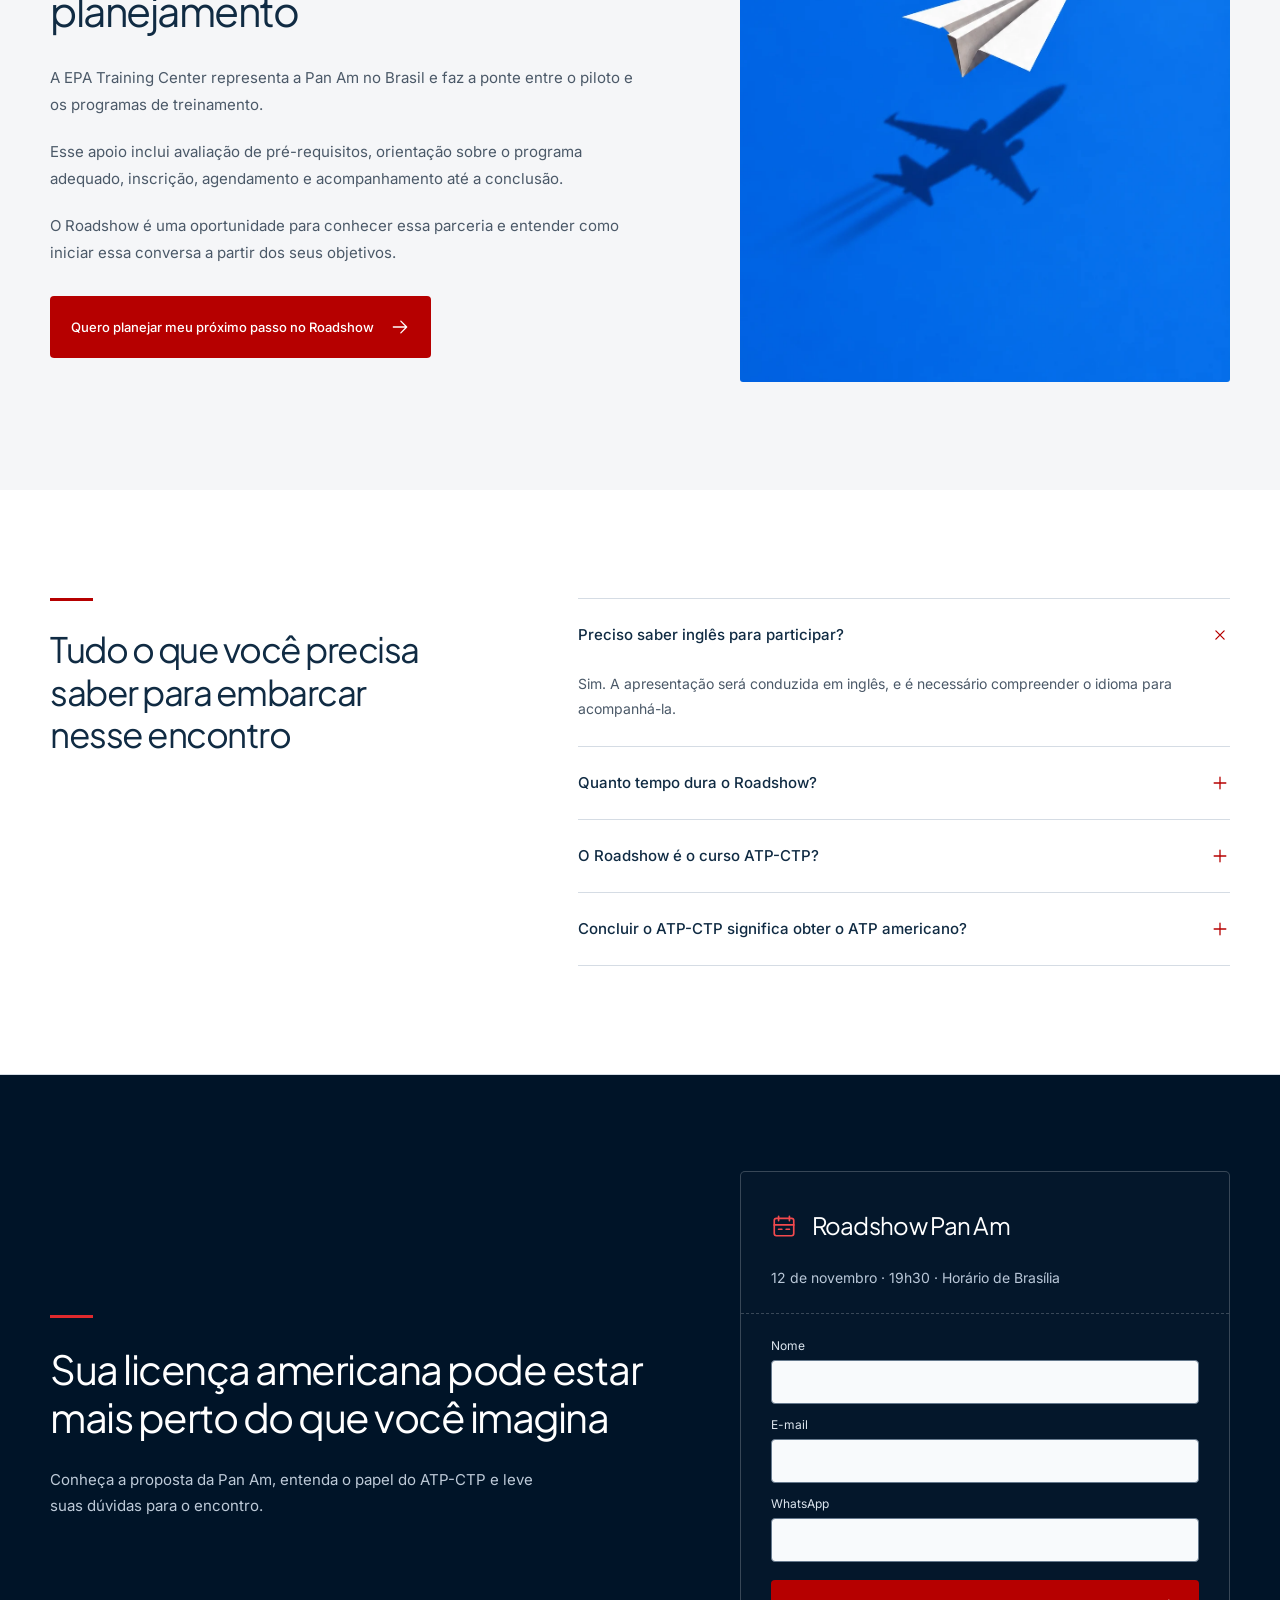
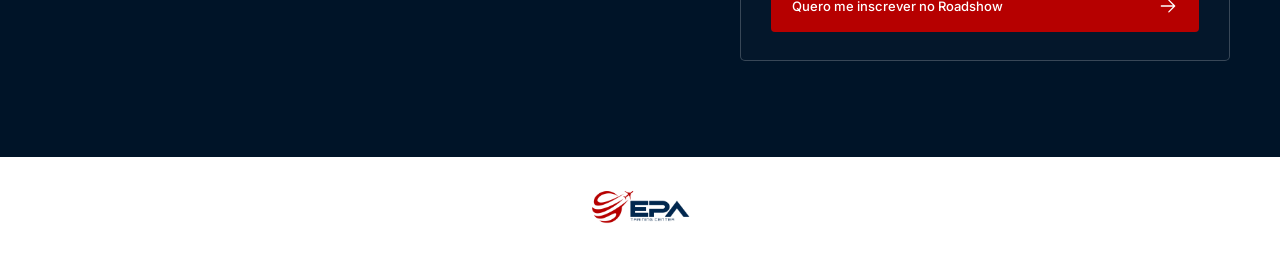
<file: roadshow.html>
<!doctype html>
<html lang="pt-BR">
<head>
  <meta charset="utf-8">
  <meta name="viewport" content="width=device-width, initial-scale=1">
  <meta name="theme-color" content="#001a37">
  <title>Roadshow Pan Am | EPA Training Center</title>
  <meta name="description" content="Entenda o caminho para o ATP-CTP com a Pan Am. 12 de novembro · 19h30 às 21h · Horário de Brasília.">
  <meta property="og:title" content="Entenda o caminho para o ATP-CTP com a Pan Am">
  <meta property="og:description" content="12 de novembro · 19h30 às 21h · Horário de Brasília">
  <meta property="og:type" content="website">
  <meta property="og:url" content="https://prorpevee-cmyk.github.io/epa-quiz-pan-am/roadshow.html">
  <link rel="icon" type="image/svg+xml" href="epa-logo.svg">
  <link rel="preload" href="jakarta-400.ttf" as="font" type="font/ttf" crossorigin>
  <link rel="preload" href="inter-400.ttf" as="font" type="font/ttf" crossorigin>
  <link rel="stylesheet" href="styles.css">
</head>
<body>
  <svg class="sprite" xmlns="http://www.w3.org/2000/svg" aria-hidden="true"><defs>
    <symbol id="arrow" viewBox="0 0 24 24"><path d="M4 12h15M13 5l7 7-7 7"/></symbol>
    <symbol id="calendar" viewBox="0 0 24 24"><rect x="3" y="5" width="18" height="16" rx="2"/><path d="M7 3v4m10-4v4M3 11h18m-14 4h3m4 0h3"/></symbol>
    <symbol id="clock" viewBox="0 0 24 24"><circle cx="12" cy="12" r="9"/><path d="M12 6v6l4 2"/></symbol>
    <symbol id="check" viewBox="0 0 24 24"><path d="m5 12 4 4 10-10"/></symbol>
    <symbol id="plus" viewBox="0 0 24 24"><path d="M5 12h14M12 5v14"/></symbol>
  </defs></svg>
  <main>
    <section class="hero" aria-labelledby="headline">
      <div class="hero-photo"><img src="cockpit.webp" alt="Vista de uma cabine de comando com piloto e instrumentos de voo" width="1092" height="1441" fetchpriority="high"></div>
      <div class="container hero-inner">
        <div class="hero-copy">
          <img class="brand brand-light" src="epa-logo-white-preview.png" alt="EPA Training Center" width="380" height="150">
          <h1 id="headline">Entenda o caminho para o <span class="nowrap">ATP-CTP</span> com a <span class="nowrap">Pan Am</span></h1>
          <p class="hero-description">Conheça o curso ATP-CTP, descubra como ele se encaixa nos seus planos de carreira e participe de uma sessão de perguntas e respostas sobre essa etapa da sua formação.</p>
          <p class="event-date"><svg class="icon"><use href="#calendar"/></svg><span>12 de novembro · 19h30 às 21h · Horário de Brasília</span></p>
          <form class="lead-form" id="inscricao" action="https://docs.google.com/forms/u/0/d/e/1FAIpQLSd_mEWwelUxUO0WeDU6Z1JNlZEQGnNBs6kuzPzQzsU3xW4K5w/formResponse" method="POST" accept-charset="UTF-8" aria-label="Inscrição no Roadshow Pan Am">
            <div class="form-field form-name"><label for="nome-inicio">Nome</label><input id="nome-inicio" name="entry.109192191" type="text" autocomplete="name" required maxlength="120"></div>
            <div class="form-field"><label for="email-inicio">E-mail</label><input id="email-inicio" name="entry.820249664" type="email" autocomplete="email" required maxlength="254"></div>
            <div class="form-field"><label for="whatsapp-inicio">WhatsApp</label><input id="whatsapp-inicio" name="entry.1115991251" type="tel" inputmode="tel" autocomplete="tel" required maxlength="24" pattern="[+0-9() .-]{10,24}" title="Informe seu WhatsApp com DDD."></div>
            <input type="hidden" name="fvv" value="1"><input type="hidden" name="pageHistory" value="0">
            <button class="button" type="submit">Quero participar do Roadshow<svg class="icon" aria-hidden="true"><use href="#arrow"/></svg></button>
          </form>
        </div>
      </div>
      <div class="hero-bottom" aria-hidden="true"></div>
    </section>

    <section class="intro section" aria-labelledby="atp-title">
      <div class="container intro-layout">
        <div class="intro-visual"><img src="engine.webp" alt="Composição de uma turbina de avião entre o pátio e o céu" width="1092" height="1441" loading="lazy"><span class="image-corner" aria-hidden="true"></span></div>
        <div class="intro-copy">
          <div class="red-line" aria-hidden="true"></div>
          <h2 id="atp-title">Conheça uma etapa obrigatória para o ATP multimotor da FAA</h2>
          <p>O ATP-CTP é o programa de treinamento exigido antes da prova teórica do ATP multimotor da FAA, a autoridade de aviação dos Estados Unidos.</p>
          <p>A formação reúne conteúdo teórico e treinamento em simuladores voltados à operação de linha aérea.</p>
          <p>Para quem pretende obter essa certificação, compreender a função do curso é parte do planejamento. No Roadshow, você poderá conhecer a proposta da Pan Am e colocar suas dúvidas em discussão.</p>
        </div>
      </div>
    </section>

    <section class="agenda section" aria-labelledby="agenda-title">
      <div class="container">
        <div class="section-head"><div class="red-line" aria-hidden="true"></div><h2 id="agenda-title">Metade do encontro será<br class="desktop-break"> dedicada às suas perguntas</h2></div>
        <div class="agenda-grid">
          <article class="agenda-item">
            <svg class="agenda-icon icon"><use href="#clock"/></svg>
            <h3><span class="time">19h30 às 20h15</span><span class="separator"> · </span><span class="agenda-label">Apresentação em inglês</span></h3>
            <p>Conheça a proposta de treinamento da Pan Am e o ATP-CTP, foco da parceria com a EPA no Brasil.</p>
          </article>
          <article class="agenda-item">
            <svg class="agenda-icon icon"><use href="#clock"/></svg>
            <h3><span class="time">20h15 às 21h</span><span class="separator"> · </span><span class="agenda-label">Perguntas e respostas</span></h3>
            <p>Leve as questões que fazem diferença para a sua decisão: pré-requisitos, organização do treinamento, inscrição e próximos passos.</p>
          </article>
        </div>
        <div class="agenda-bottom"><p>Reserve esse momento para aprofundar o que você precisa entender antes de avançar.</p><a class="button" href="#inscricao">Quero participar e levar minhas dúvidas <svg class="icon"><use href="#arrow"/></svg></a></div>
      </div>
    </section>

    <section class="audience section" aria-labelledby="audience-title">
      <div class="container audience-layout">
        <div class="audience-heading"><div class="red-line" aria-hidden="true"></div><h2 id="audience-title">Para pilotos que estão planejando os próximos passos da carreira</h2></div>
        <div class="audience-list"><p class="list-intro">Este encontro é para você que:</p><ul>
          <li><svg class="icon"><use href="#check"/></svg><span>Pretende obter o ATP da FAA.</span></li>
          <li><svg class="icon"><use href="#check"/></svg><span>Está avaliando uma formação voltada à operação sob regras americanas.</span></li>
          <li><svg class="icon"><use href="#check"/></svg><span>Quer entender o papel do ATP-CTP antes de investir no treinamento.</span></li>
          <li><svg class="icon"><use href="#check"/></svg><span>Busca conhecer os programas da Pan Am e o apoio oferecido pela EPA.</span></li>
          <li><svg class="icon"><use href="#check"/></svg><span>Consegue acompanhar uma apresentação em inglês.</span></li>
        </ul></div>
      </div>
    </section>

    <section class="partnership section" aria-labelledby="partnership-title">
      <div class="container partnership-layout">
        <div class="partnership-copy"><div class="red-line" aria-hidden="true"></div><h2 id="partnership-title">Pan Am e EPA:<br> uma conexão para apoiar seu planejamento</h2>
          <p>A EPA Training Center representa a Pan Am no Brasil e faz a ponte entre o piloto e os programas de treinamento.</p>
          <p>Esse apoio inclui avaliação de pré-requisitos, orientação sobre o programa adequado, inscrição, agendamento e acompanhamento até a conclusão.</p>
          <p>O Roadshow é uma oportunidade para conhecer essa parceria e entender como iniciar essa conversa a partir dos seus objetivos.</p>
          <a class="button" href="#inscricao">Quero planejar meu próximo passo no Roadshow <svg class="icon"><use href="#arrow"/></svg></a>
        </div>
        <div class="partnership-art"><img src="paper-plane.webp" alt="Avião de papel projetando a sombra de uma aeronave, em fundo azul" width="1092" height="1441" loading="lazy"></div>
      </div>
    </section>

    <section class="faq section" aria-labelledby="faq-title"><div class="container faq-layout">
      <div class="faq-heading"><div class="red-line" aria-hidden="true"></div><h2 id="faq-title">Tudo o que você precisa saber para embarcar nesse encontro</h2></div>
      <div class="faq-list">
        <details open><summary>Preciso saber inglês para participar?<svg class="icon"><use href="#plus"/></svg></summary><div class="answer"><p>Sim. A apresentação será conduzida em inglês, e é necessário compreender o idioma para acompanhá-la.</p></div></details>
        <details><summary>Quanto tempo dura o Roadshow?<svg class="icon"><use href="#plus"/></svg></summary><div class="answer"><p>O encontro terá 1h30 de duração: 45 minutos de apresentação e 45 minutos de perguntas e respostas. Será no dia 12 de novembro, das 19h30 às 21h, no horário de Brasília.</p></div></details>
        <details><summary>O Roadshow é o curso ATP-CTP?<svg class="icon"><use href="#plus"/></svg></summary><div class="answer"><p>O Roadshow é um encontro de apresentação e esclarecimento de dúvidas. O ATP-CTP é uma formação própria, com inscrição e programação específicas.</p></div></details>
        <details><summary>Concluir o ATP-CTP significa obter o ATP americano?<svg class="icon"><use href="#plus"/></svg></summary><div class="answer"><p>A conclusão do ATP-CTP cumpre um requisito para realizar a prova teórica do ATP multimotor. A obtenção da certificação envolve outras exigências e etapas.</p></div></details>
      </div>
    </div></section>

    <section class="closing section" aria-labelledby="closing-title"><div class="container closing-layout">
      <div class="closing-copy"><div class="red-line" aria-hidden="true"></div><h2 id="closing-title">Sua licença americana pode estar mais perto do que você imagina</h2><p>Conheça a proposta da Pan Am, entenda o papel do ATP-CTP e leve suas dúvidas para o encontro.</p></div>
      <div class="ticket"><div class="ticket-top"><svg class="icon"><use href="#calendar"/></svg><h3>Roadshow Pan Am</h3></div><p class="ticket-date">12 de novembro · 19h30 · Horário de Brasília</p><div class="ticket-perforation" aria-hidden="true"></div><form class="lead-form" id="inscricao-final" action="https://docs.google.com/forms/u/0/d/e/1FAIpQLSd_mEWwelUxUO0WeDU6Z1JNlZEQGnNBs6kuzPzQzsU3xW4K5w/formResponse" method="POST" accept-charset="UTF-8" aria-label="Inscrição no Roadshow Pan Am">
            <div class="form-field form-name"><label for="nome-fim">Nome</label><input id="nome-fim" name="entry.109192191" type="text" autocomplete="name" required maxlength="120"></div>
            <div class="form-field"><label for="email-fim">E-mail</label><input id="email-fim" name="entry.820249664" type="email" autocomplete="email" required maxlength="254"></div>
            <div class="form-field"><label for="whatsapp-fim">WhatsApp</label><input id="whatsapp-fim" name="entry.1115991251" type="tel" inputmode="tel" autocomplete="tel" required maxlength="24" pattern="[+0-9() .-]{10,24}" title="Informe seu WhatsApp com DDD."></div>
            <input type="hidden" name="fvv" value="1"><input type="hidden" name="pageHistory" value="0">
            <button class="button" type="submit">Quero me inscrever no Roadshow<svg class="icon" aria-hidden="true"><use href="#arrow"/></svg></button>
          </form></div>
    </div></section>
  </main>
  <footer><div class="container"><img class="footer-logo" src="epa-logo.png" alt="EPA Training Center" width="790" height="224"></div></footer>
  <script src="app.js"></script>
</body>
</html>
</file>
<file: quiz.css>
@font-face{font-family:Jakarta;src:url('jakarta-400.ttf') format('truetype');font-weight:400;font-display:swap}
@font-face{font-family:Jakarta;src:url('jakarta-500.ttf') format('truetype');font-weight:500;font-display:swap}
@font-face{font-family:Jakarta;src:url('jakarta-600.ttf') format('truetype');font-weight:600;font-display:swap}
@font-face{font-family:Inter;src:url('inter-400.ttf') format('truetype');font-weight:400;font-display:swap}
@font-face{font-family:Inter;src:url('inter-500.ttf') format('truetype');font-weight:500;font-display:swap}
:root{--navy:#001428;--ink:#102b43;--red:#b60000;--paper:#f5f6f8;--muted:#5d6c7c;--line:#d9e0e7;--display:Jakarta,Arial,sans-serif;--body:Inter,Arial,sans-serif}
*{box-sizing:border-box}body{margin:0;background:var(--paper);color:var(--ink);font:400 15px/1.65 var(--body);-webkit-font-smoothing:antialiased}button,input,a{-webkit-tap-highlight-color:transparent}button,a{touch-action:manipulation}button{font:inherit;cursor:pointer}a{color:inherit}h1,h2,h3,h4,p{margin:0}h1,h2,h3,h4{font-family:var(--display);font-weight:500}h1,h2{text-wrap:balance}h2{font-size:35px;line-height:1.2;letter-spacing:-1.25px}button:focus-visible,a:focus-visible{outline:3px solid #4386c3;outline-offset:5px}h2:focus{outline:none}.symbols,.sr-only{position:absolute;width:1px;height:1px;overflow:hidden;clip-path:inset(50%)}.icon{width:22px;height:22px;flex:none;fill:none;stroke:currentColor;stroke-width:1.6;stroke-linecap:round;stroke-linejoin:round}.skip-link{position:fixed;left:15px;top:-100px;z-index:10;background:white;padding:10px 20px}.skip-link:focus{top:15px}
.quiz-layout{display:grid;grid-template-columns:minmax(360px,43%) 1fr;min-height:100svh}.brand-panel{position:sticky;top:0;height:100svh;min-height:720px;background:var(--navy);color:white;isolation:isolate;padding:38px clamp(36px,4.5vw,80px);display:flex;flex-direction:column;overflow:hidden}.brand-photo{position:absolute;z-index:-2;bottom:0;left:0;width:100%;height:58%;object-fit:cover;object-position:50% 46%;opacity:.82;mask-image:linear-gradient(transparent 0%,#000 55%)}.brand-panel:after{content:'';position:absolute;inset:0;z-index:-1;background:linear-gradient(180deg,transparent 50%,#00142816 75%,#001428be 100%);pointer-events:none}.brand-link{display:block;width:150px;margin-left:-13px}.brand-link img{width:100%;height:auto;display:block}.brand-copy{margin-top:clamp(28px,7vh,76px);max-width:470px}.red-line{display:block;width:38px;height:3px;background:#da2c31;margin-bottom:26px}.brand-copy h1{font-size:clamp(34px,3vw,47px);line-height:1.12;letter-spacing:-1.65px;font-weight:400}.brand-copy p{font-size:15px;color:#c3d1df;max-width:370px;margin-top:23px;line-height:1.8}.brand-bottom{margin-top:auto;padding-top:60px;font-size:10px;letter-spacing:.12em;text-transform:uppercase;display:flex;justify-content:space-between;gap:15px;color:#d0dce6}
.experience{min-width:0;display:flex;flex-direction:column;min-height:100svh;padding:34px clamp(28px,5.5vw,100px) 24px;outline:none}.experience-top{display:flex;justify-content:space-between;gap:16px;align-items:center;font-size:11px;color:var(--muted)}.experience-top>a{display:inline-flex;align-items:center;gap:8px;text-decoration:none}.experience-top>a:hover{text-decoration:underline}.experience-top .icon{width:15px;height:15px}.quiz-root{width:100%;max-width:620px;margin:auto; padding:58px 0 46px}.experience-footer{margin-top:auto;padding-top:20px;border-top:1px solid var(--line);font-size:10px;color:var(--muted)}.intro-icon{width:57px;height:57px;border:1px solid #c7d3df;border-radius:50%;display:grid;place-items:center;color:var(--red);margin-bottom:26px}.intro-icon svg{width:30px;height:30px;stroke:currentColor;fill:none;stroke-width:1.2}.intro-text{color:var(--muted);margin-top:22px;font-size:15px;line-height:1.8;max-width:510px}.welcome-route{list-style:none;padding:0;margin:34px 0 36px}.welcome-route li{display:flex;align-items:center;gap:21px;padding:16px 0;border-bottom:1px solid var(--line)}.welcome-route li:first-child{border-top:1px solid var(--line)}.route-number{color:var(--red);font-family:var(--display);font-size:15px}.welcome-route strong{font-size:14px;font-weight:500;display:block}.welcome-route div>span{font-size:12px;color:var(--muted);display:block;margin-top:2px}.primary-button{display:inline-flex;align-items:center;justify-content:space-between;gap:26px;padding:18px 23px;min-height:58px;border:1px solid transparent;border-radius:4px;background:var(--red);color:white;text-decoration:none;font:500 14px/1.5 var(--body);transition:background .18s,transform .18s}.primary-button:hover{background:#cf181e;transform:translateY(-1px)}.primary-button:disabled{background:#e4e8ed;color:#6b7783;cursor:not-allowed;transform:none}.welcome>.primary-button{width:100%}.small-note{font-size:11px;line-height:1.7;color:var(--muted);margin-top:16px}
.progress-caption{display:flex;justify-content:space-between;gap:16px;font-size:11px;color:var(--muted);margin-bottom:14px}.progress-caption>span:last-child{white-space:nowrap}.progress-track{height:3px;background:#dce3e9;margin-bottom:35px}.progress-track>span{display:block;height:100%;background:var(--red);transition:width .2s}.question-screen h2{font-size:32px;margin-bottom:30px}.question-screen fieldset{padding:0;border:0;margin:0;display:flex;flex-direction:column;gap:12px}.option{position:relative;display:flex;align-items:center;gap:15px;padding:20px 18px;min-height:80px;border:1px solid #d4dce4;background:white;border-radius:5px;cursor:pointer;transition:border-color .15s,background .15s}.option:hover{border-color:#8eabc5;background:#f9fbfd}.option input{position:absolute;opacity:0;inset:0;width:100%;height:100%;cursor:pointer;margin:0}.option-letter{width:27px;height:27px;flex:none;border:1px solid #ccd6df;display:grid;place-items:center;font-size:11px;border-radius:3px;color:#627386;transition:background .15s}.option-text{font-size:14px;line-height:1.6}.option-check{margin-left:auto;flex:none;color:var(--red);opacity:0}.option-check .icon{width:18px;height:18px;display:block}.option:has(input:checked){border-color:var(--red);background:#fffafa;box-shadow:0 0 0 1px var(--red)}.option:has(input:checked) .option-letter{background:var(--red);border-color:var(--red);color:white}.option:has(input:checked) .option-check{opacity:1}.option:has(input:focus-visible){outline:3px solid #4386c3;outline-offset:3px}.question-nav{display:flex;align-items:center;justify-content:space-between;gap:20px;margin-top:30px}.back-button{display:inline-flex;align-items:center;gap:9px;background:none;color:var(--muted);border:0;padding:12px 0;font-size:12px}.back-button .icon{width:17px;height:17px;transform:rotate(180deg)}.next-button{min-width:195px}.question-screen .small-note{text-align:right}
.result-eyebrow{display:flex;align-items:center;gap:11px;color:var(--muted);font-size:12px;margin-bottom:21px}.result-check{display:grid;place-items:center;background:#e7edf2;color:#244969;width:33px;height:33px;border-radius:50%}.result-check .icon{width:18px;height:18px}.result-screen h2{font-size:33px}.result-description{font-size:14px;color:var(--muted);line-height:1.8;margin-top:20px}.priorities-title{font-size:15px;margin:30px 0 8px}.priorities{list-style:none;padding:0;margin:0 0 30px}.priorities li{display:flex;gap:18px;padding:19px 0;border-bottom:1px solid var(--line)}.priority-number{font-family:var(--display);font-size:13px;color:var(--red);padding-top:2px}.priorities h4{font-size:14px;line-height:1.5;letter-spacing:-.2px}.priorities p{font-size:12px;line-height:1.8;color:var(--muted);margin-top:6px}.roadshow-invitation{background:var(--navy);color:white;padding:27px 26px;border-radius:5px}.invitation-label{font-family:var(--display);font-size:21px;letter-spacing:-.5px}.roadshow-invitation p{font-size:13px;color:#bdcbd9;line-height:1.8;margin-top:12px}.invitation-date{display:block;font-size:11px;margin-top:20px;color:#fff}.invitation-language{display:block;font-size:10px;color:#bdcbd9;margin-top:7px}.roadshow-invitation .primary-button{margin-top:23px;width:100%;font-size:13px;padding-inline:17px}.result-scope{font-size:10px;line-height:1.8;color:var(--muted);margin-top:19px}.result-scope a{display:inline-flex;align-items:center;gap:6px;margin-top:5px}.result-scope .icon{width:12px;height:12px}.result-actions{display:flex;justify-content:space-between;gap:20px;margin-top:23px}.text-button{border:0;border-bottom:1px solid #9eacb9;padding:2px 0;background:none;color:var(--ink);font-size:11px}.text-button:hover{color:var(--red);border-color:var(--red)}
@media(min-width:1600px){.experience{padding-inline:100px}.brand-copy h1{font-size:50px}}
@media(max-width:1100px){.brand-panel{padding-inline:33px}.experience{padding-inline:35px}.brand-copy h1{font-size:36px}.experience-top{font-size:10px}h2{font-size:32px}.brand-bottom{font-size:9px;letter-spacing:.06em}}
@media(max-width:900px){.quiz-layout{grid-template-columns:1fr}.brand-panel{position:relative;height:auto;min-height:0;padding:25px 28px 38px}.brand-link{width:120px;margin-left:-10px}.brand-copy{margin-top:22px;max-width:590px}.brand-copy h1{font-size:35px;max-width:510px}.brand-copy p{max-width:470px;font-size:13px;line-height:1.7;margin-top:16px}.red-line{margin-bottom:20px;width:30px}.brand-photo{inset:0 0 0 auto;width:55%;height:100%;mask-image:linear-gradient(to right,transparent 0%,#000 100%);opacity:.38}.brand-panel:after{background:linear-gradient(to right,#00142860,transparent)}.brand-bottom{display:none}.experience{min-height:0;padding:26px 28px}.experience-top{font-size:10px}.quiz-root{max-width:650px;padding:35px 0 30px}.welcome h2{font-size:30px;max-width:500px}.intro-icon{display:none}.intro-text{font-size:14px;margin-top:17px}.welcome-route{margin-block:26px 28px}.experience-footer{margin-top:10px}.question-screen h2{font-size:30px}.result-screen h2{font-size:30px}.progress-track{margin-bottom:26px}.option{min-height:78px}.result-screen{padding-bottom:8px}}
@media(max-width:480px){.brand-panel{padding:20px 22px 29px}.brand-copy h1{font-size:31px;letter-spacing:-1.2px}.brand-copy p{font-size:12px;max-width:310px}.brand-link{width:110px}.brand-copy{margin-top:18px}.experience{padding:23px 22px}.experience-top{gap:8px;font-size:9px}.experience-top .icon{width:12px}.quiz-root{padding-top:31px}.welcome h2,.question-screen h2,.result-screen h2{font-size:28px;letter-spacing:-1px}.intro-text{font-size:13px}.option{gap:11px;padding:17px 13px}.option-text{font-size:13px}.option-letter{width:24px;height:24px}.option-check .icon{width:15px}.question-nav{gap:12px;margin-top:24px}.next-button{min-width:175px;padding:16px;gap:18px;font-size:13px}.progress-caption{font-size:10px}.small-note{font-size:10px}.roadshow-invitation{padding:24px 20px}.invitation-date{font-size:10px}.result-actions{gap:12px;flex-wrap:wrap}.result-description{font-size:13px}}
@media(prefers-reduced-motion:reduce){*,*:before,*:after{scroll-behavior:auto!important;transition:none!important}}

/* Keep navigation aligned after removing redundant supporting copy. */
.experience-top{justify-content:flex-end}.progress-caption{justify-content:flex-end}.next-button{margin-left:auto}.result-screen .priorities{margin-top:24px}
</file>
<file: styles.css>
@font-face{font-family:Jakarta;src:url('jakarta-400.ttf') format('truetype');font-weight:400;font-display:swap}
@font-face{font-family:Jakarta;src:url('jakarta-500.ttf') format('truetype');font-weight:500;font-display:swap}
@font-face{font-family:Jakarta;src:url('jakarta-600.ttf') format('truetype');font-weight:600;font-display:swap}
@font-face{font-family:Inter;src:url('inter-400.ttf') format('truetype');font-weight:400;font-display:swap}
@font-face{font-family:Inter;src:url('inter-500.ttf') format('truetype');font-weight:500;font-display:swap}
:root{--navy:#00264f;--deep:#001a37;--night:#001428;--red:#b60000;--red-bright:#df292d;--paper:#f5f6f8;--ink:#102b43;--body:#4b5968;--hair:#d5dce4;--display:Jakarta,Arial,sans-serif;--body-font:Inter,Arial,sans-serif}
*{box-sizing:border-box}html{scroll-behavior:smooth;scroll-padding-top:32px}body{margin:0;color:var(--ink);font:400 16px/1.7 var(--body-font);background:var(--paper);-webkit-font-smoothing:antialiased}img{display:block;max-width:100%;height:auto}button,a{-webkit-tap-highlight-color:transparent}a{color:inherit}button{font:inherit}h1,h2,h3,p{margin:0}h1,h2,h3{font-family:var(--display);font-weight:400}h2{font-size:clamp(29px,3.2vw,42px);line-height:1.22;letter-spacing:-1.5px}p+p{margin-top:20px}.container{width:min(1180px,calc(100% - 96px));margin-inline:auto}.section{padding-block:108px}.icon{width:24px;height:24px;fill:none;stroke:currentColor;stroke-width:1.55;stroke-linecap:round;stroke-linejoin:round;flex:none}.sprite{position:absolute;width:0;height:0;overflow:hidden}.red-line{width:43px;height:3px;background:var(--red);margin-bottom:27px}.button{display:inline-flex;align-items:center;justify-content:space-between;gap:28px;max-width:100%;padding:20px 25px;border:1px solid transparent;border-radius:4px;background:var(--red);color:white;text-decoration:none;font:500 14px/1.45 var(--body-font);transition:background .2s,transform .2s;min-height:60px;cursor:pointer}.button:hover{background:#d2171c;transform:translateY(-2px)}.button .icon{width:20px;height:20px}a:focus-visible,button:focus-visible,summary:focus-visible{outline:3px solid #3d86d6;outline-offset:6px}
.hero{position:relative;isolation:isolate;min-height:760px;background:var(--night);color:white;overflow:hidden}.hero-photo{position:absolute;inset:0 0 0 55%;z-index:-1}.hero-photo img{width:100%;height:100%;object-fit:cover;object-position:55% 48%}.hero-inner{padding-block:44px 66px}.hero-copy{width:49%;max-width:590px}.brand{width:160px;height:61px;object-fit:contain;object-position:left center;margin-left:-14px;margin-bottom:50px}.hero h1{font-size:clamp(36px,4.05vw,54px);line-height:1.12;letter-spacing:-2px;max-width:570px}.hero h1 span{color:#fff}.hero-description{color:#c1cbd6;margin-top:25px;font-size:16px;line-height:1.7;max-width:510px}.event-date{display:flex;align-items:center;gap:13px;margin:29px 0 27px;font-size:13px;line-height:1.6;max-width:500px;color:#fff}.event-date .icon{color:#f34a4e;width:21px}.hero .button{min-width:330px}.hero-bottom{position:absolute;bottom:0;left:0;width:55%;height:5px;background:var(--red)}
.intro{background:var(--paper)}.intro-layout{display:grid;grid-template-columns:.92fr 1fr;gap:94px;align-items:center}.intro-visual{height:530px;position:relative}.intro-visual img{width:100%;height:100%;object-fit:cover;object-position:center 56%;border-radius:3px}.image-corner{position:absolute;bottom:-16px;left:-16px;width:82px;height:82px;border-bottom:2px solid var(--red);border-left:2px solid var(--red)}.intro-copy h2{margin-bottom:28px}.intro-copy p{color:var(--body);font-size:15px;line-height:1.8}
.agenda{background:var(--deep);color:white}.section-head{text-align:center}.section-head .red-line{margin-inline:auto;background:var(--red-bright)}.section-head h2{max-width:800px;margin-inline:auto}.agenda-grid{display:grid;grid-template-columns:1fr 1fr;gap:0;margin-top:57px;border-top:1px solid #ffffff28;border-bottom:1px solid #ffffff28}.agenda-item{padding:35px 50px 39px 0}.agenda-item+.agenda-item{padding-left:62px;padding-right:0;border-left:1px solid #ffffff28}.agenda-icon{color:#7798ba;width:30px;height:30px;margin-bottom:20px}.time{display:block;font-size:31px;letter-spacing:-.8px;line-height:1.3;color:white}.separator{position:absolute;width:1px;height:1px;overflow:hidden;clip-path:inset(50%)}.agenda-label{display:block;font-size:18px;margin-top:8px;letter-spacing:-.25px;color:#e0e7ee}.agenda-item p{color:#aabbd0;font-size:15px;line-height:1.8;max-width:460px;margin-top:18px}.agenda-bottom{text-align:center;margin-top:35px}.agenda-bottom p{font-size:14px;color:#c0cddd;margin-bottom:25px}.agenda-bottom .button{min-width:380px}
.audience{background:white}.audience-layout{display:grid;grid-template-columns:.9fr 1.1fr;gap:105px;align-items:start}.audience-heading h2{max-width:420px}.list-intro{color:var(--body);font-size:16px;margin:0 0 15px}.audience-list ul{list-style:none;margin:0;padding:0}.audience-list li{display:flex;align-items:flex-start;gap:19px;padding:19px 0;border-bottom:1px solid var(--hair);font-size:15px;line-height:1.65}.audience-list li:last-child{border-bottom:0;padding-bottom:0}.audience-list .icon{color:var(--red);width:22px;height:22px;margin-top:1px}
.partnership{background:var(--paper)}.partnership-layout{display:grid;grid-template-columns:1.1fr .9fr;gap:90px;align-items:center}.partnership-copy h2{margin-bottom:28px}.partnership-copy p{font-size:15px;line-height:1.8;color:var(--body)}.partnership-copy .button{margin-top:30px;padding-inline:20px;gap:16px;font-size:13px}.partnership-art{height:550px;overflow:hidden;border-radius:3px}.partnership-art img{height:100%;width:100%;object-fit:cover;object-position:center}
.faq{background:white;border-bottom:1px solid var(--hair)}.faq-layout{display:grid;grid-template-columns:.8fr 1.2fr;gap:94px}.faq h2{font-size:35px}.faq-list details{border-bottom:1px solid var(--hair)}.faq-list details:first-child{border-top:1px solid var(--hair)}summary{display:flex;justify-content:space-between;align-items:center;list-style:none;gap:25px;padding:24px 0;font-size:15px;line-height:1.6;font-weight:500;cursor:pointer}summary::-webkit-details-marker{display:none}summary .icon{width:20px;height:20px;color:var(--red);transition:transform .2s}details[open] summary .icon{transform:rotate(45deg)}.answer{padding:0 42px 25px 0}.answer p{font-size:14px;line-height:1.8;color:var(--body)}
.closing{background:var(--night);color:#fff;padding-block:96px}.closing-layout{display:grid;grid-template-columns:1.1fr .9fr;align-items:center;gap:90px}.closing .red-line{background:var(--red-bright)}.closing h2{font-size:40px}.closing-copy p{font-size:15px;color:#bdcad8;margin-top:25px;max-width:490px}.ticket{padding:33px 30px 28px;border:1px solid #ffffff35;border-radius:5px;position:relative;background:#ffffff04}.ticket-top{display:flex;align-items:center;gap:15px}.ticket-top>.icon{color:#f34a4e;width:26px;height:26px}.ticket h3{font-size:24px;letter-spacing:-.7px}.ticket-date{font-size:14px;color:#b9c7d8;margin-top:19px;max-width:290px;line-height:1.8}.ticket-perforation{border-top:1px dashed #ffffff35;margin:28px -30px}.ticket .button{width:100%;font-size:13px;padding:19px 17px;gap:10px}.registration-button[aria-disabled=true]{cursor:default}.registration-button[aria-disabled=true]:hover{background:var(--red);transform:none}footer{background:white;padding:30px 0}footer .container{display:flex;justify-content:center}.footer-logo{width:135px}
@media(min-width:1600px){.hero-inner{padding-top:55px;padding-bottom:90px}.hero{min-height:820px}.hero h1{font-size:57px}.hero-photo{left:53%}.hero-bottom{width:53%}}
@media(max-width:1100px){.container{width:calc(100% - 64px)}.hero h1{font-size:43px}.hero-copy{width:49%}.hero{min-height:750px}.brand{margin-bottom:40px}.intro-layout,.partnership-layout,.closing-layout{gap:55px}.audience-layout,.faq-layout{gap:55px}.section{padding-block:82px}.intro-visual{height:510px}.agenda-item+.agenda-item{padding-left:40px}.partnership-copy .button{font-size:12px}.closing h2{font-size:35px}.ticket{padding-inline:22px}.ticket-perforation{margin-inline:-22px}.ticket h3{font-size:21px}}
@media(max-width:760px){.container{width:calc(100% - 42px)}.section{padding-block:62px}h2{font-size:31px;letter-spacing:-1.1px}.hero{min-height:auto;display:flex;flex-direction:column}.hero-inner{order:0;padding-block:25px 40px}.hero-photo{position:relative;order:1;inset:auto;z-index:0;height:330px;width:100%}.hero-photo img{object-position:50% 48%}.hero-copy{width:100%;max-width:none}.brand{width:140px;height:55px;margin-left:-12px;margin-bottom:32px}.hero h1{font-size:40px;line-height:1.14;letter-spacing:-1.7px;max-width:540px}.hero-description{font-size:15px;margin-top:22px;max-width:570px}.event-date{font-size:12px;margin:25px 0;gap:11px;max-width:350px}.hero .button{min-width:0;width:100%;max-width:450px;font-size:14px}.hero-bottom{width:100%;z-index:1;height:4px}.intro-layout{grid-template-columns:1fr;gap:40px}.intro-copy{order:0}.intro-visual{order:1;height:370px;margin-left:12px}.intro-visual img{object-position:50% 57%}.intro-copy p{font-size:15px}.red-line{margin-bottom:22px}.intro-copy h2{margin-bottom:24px}.section-head{text-align:left}.section-head .red-line{margin-left:0}.desktop-break{display:none}.agenda-grid{margin-top:32px;grid-template-columns:1fr}.agenda-item{padding:28px 0}.agenda-item+.agenda-item{padding:28px 0;border-left:0;border-top:1px solid #ffffff28}.agenda-icon{margin-bottom:14px;width:26px;height:26px}.time{font-size:29px}.agenda-label{font-size:17px}.agenda-item p{font-size:14px;max-width:none}.agenda-bottom{text-align:left;margin-top:26px}.agenda-bottom p{font-size:14px}.agenda-bottom .button{min-width:0;width:100%;font-size:13px;gap:14px;padding-inline:19px}.audience-layout{grid-template-columns:1fr;gap:30px}.audience-heading h2{max-width:500px}.audience-list li{font-size:14px;gap:15px;padding-block:17px}.partnership-layout{grid-template-columns:1fr;gap:36px}.partnership-copy .button{width:100%;font-size:13px}.partnership-art{height:350px}.partnership-art img{object-position:center 43%}.faq-layout{grid-template-columns:1fr;gap:30px}.faq h2{font-size:31px;max-width:480px}summary{font-size:14px;padding:22px 0;gap:20px}.answer{padding-right:15px}.closing-layout{grid-template-columns:1fr;gap:34px}.closing h2{font-size:32px}.closing-copy p{font-size:15px}.ticket{padding:28px 24px}.ticket h3{font-size:24px}.ticket-date{max-width:none}.ticket-perforation{margin-inline:-24px}.ticket .button{font-size:13px}footer{padding-block:25px}}
@media(max-width:370px){.hero h1{font-size:35px}.container{width:calc(100% - 36px)}.button{gap:15px;padding-inline:18px}.ticket{padding-inline:18px}.ticket .button{font-size:12px}.ticket-perforation{margin-inline:-18px}.agenda-bottom .button{font-size:12px}}
/* Blend the cockpit into the same navy field as the headline. */
.hero-photo{left:43%;-webkit-mask-image:linear-gradient(to right,transparent 0%,rgba(0,0,0,.12) 8%,rgba(0,0,0,.55) 22%,#000 43%);mask-image:linear-gradient(to right,transparent 0%,rgba(0,0,0,.12) 8%,rgba(0,0,0,.55) 22%,#000 43%)}
.hero-bottom{width:100%;background:linear-gradient(to right,var(--red) 0%,var(--red) 30%,transparent 78%)}
@media(max-width:760px){.hero-photo{left:auto;margin-top:-18px;height:348px;-webkit-mask-image:linear-gradient(to bottom,transparent 0%,#000 30%);mask-image:linear-gradient(to bottom,transparent 0%,#000 30%)}.hero-bottom{background:var(--red)}}
h1,h2{text-wrap:balance}.nowrap{white-space:nowrap}
@media(prefers-reduced-motion:reduce){html{scroll-behavior:auto}*,*:before,*:after{transition:none!important}}

/* Forms share the same visual treatment at both registration points. */
.lead-form{display:grid;grid-template-columns:1fr 1fr;gap:12px 14px;max-width:540px;scroll-margin-top:30px;text-align:left}
.form-field{display:flex;flex-direction:column;gap:5px;min-width:0}.form-name,.lead-form>.button{grid-column:1/-1}
.form-field label{font-size:12px;line-height:1.5;color:#dce5ee}
.form-field input{width:100%;min-width:0;height:44px;padding:10px 13px;border:1px solid #66798d;border-radius:4px;background:#f8fafc;color:var(--night);font:400 16px/1.4 var(--body-font);transition:border-color .2s,box-shadow .2s}
.form-field input:focus{outline:none;border-color:#a6d2ff;box-shadow:0 0 0 3px #a6d2ff40}
.lead-form>.button{width:100%;min-width:0;min-height:52px;padding:14px 20px;margin-top:3px;max-width:none}
.hero-inner{padding-block:30px 38px}.hero .brand{width:140px;height:52px;margin-bottom:22px}.hero h1{font-size:clamp(36px,3.35vw,46px);line-height:1.12}.hero-description{font-size:14px;line-height:1.65;margin-top:19px}.hero .event-date{margin:20px 0;font-size:12px}
.ticket .lead-form{grid-template-columns:1fr}.ticket .lead-form>.button{margin-top:6px}.ticket-perforation{margin-block:23px}
@media(max-width:760px){.hero-inner{padding-block:24px 32px}.hero .brand{width:125px;height:48px;margin-bottom:24px}.hero h1{font-size:36px}.hero-description{font-size:14px}.lead-form{max-width:none}.hero .button{max-width:none}.hero .event-date{margin:20px 0}.form-field input{height:46px}}
@media(max-width:480px){.lead-form{grid-template-columns:1fr;gap:10px}.hero h1{font-size:33px}.hero .brand{width:118px;height:44px;margin-bottom:20px}}
</file>
